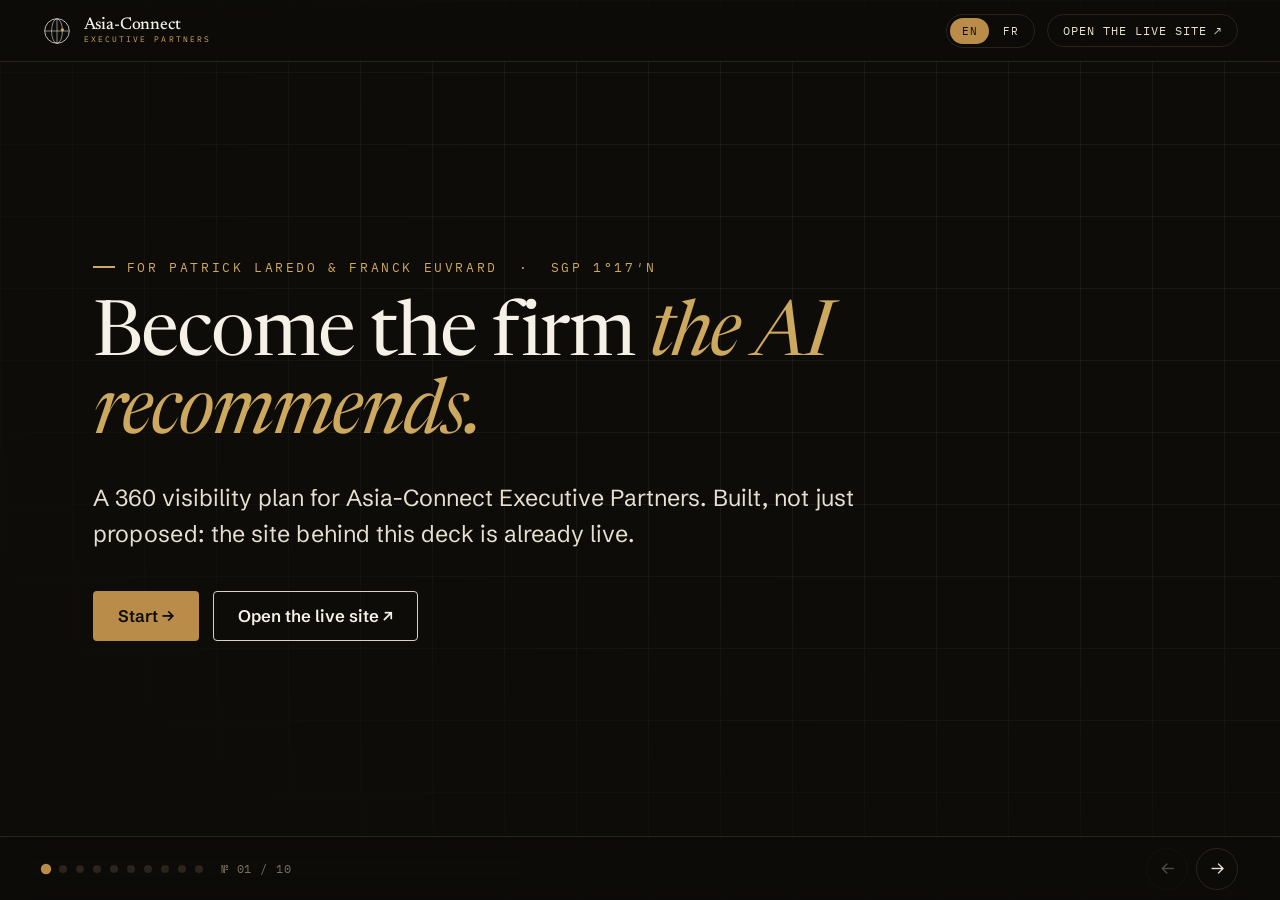
<file: ui_kits/website/deck.html>
<!DOCTYPE html>
<html lang="en">
<head>
<meta charset="utf-8">
<meta name="viewport" content="width=device-width, initial-scale=1">
<meta name="robots" content="noindex,nofollow">
<title>Asia-Connect: the 360 visibility plan</title>
<link rel="icon" href="../../assets/favicon.svg">
<link rel="preconnect" href="https://fonts.googleapis.com">
<link rel="preconnect" href="https://fonts.gstatic.com" crossorigin>
<link href="https://fonts.googleapis.com/css2?family=Newsreader:ital,opsz,wght@0,6..72,300..700;1,6..72,400..600&family=Schibsted+Grotesk:wght@400;500;600;700&family=IBM+Plex+Mono:wght@400;500&display=swap" rel="stylesheet">
<style>
:root{
  --ink-900:#0E0C09;--ink-800:#15120D;--ink-700:#1D1912;--ink-600:#2A241B;
  --stone-500:#7A7060;--bone-300:#D9D1BF;--bone-200:#E7E0D0;--bone-100:#F1EBDD;--paper:#F6F1E7;--paper-raised:#FBF7EE;
  --brass-600:#9A732F;--brass-500:#B98C4A;--brass-400:#CDA85F;--brass-300:#E0C786;
  --font-display:'Newsreader',Georgia,serif;--font-text:'Schibsted Grotesk',system-ui,-apple-system,sans-serif;--font-mono:'IBM Plex Mono',ui-monospace,Menlo,monospace;
}
*{box-sizing:border-box}
html,body{margin:0;height:100%;overflow:hidden;background:var(--ink-900);}
body{font-family:var(--font-text);-webkit-font-smoothing:antialiased;}
a{color:inherit;text-decoration:none}
button{font:inherit;cursor:pointer}
.deck{position:fixed;inset:0;overflow:hidden;}
.track{display:flex;height:100%;transition:transform .55s cubic-bezier(.16,1,.3,1);}
@media (prefers-reduced-motion:reduce){.track{transition:none}}
.slide{position:relative;min-width:100vw;height:100%;display:flex;flex-direction:column;justify-content:center;padding:clamp(2.5rem,2rem + 5vw,7rem) clamp(1.5rem,1rem + 6vw,9rem);overflow:hidden;}
.slide .inner{max-width:1020px;width:100%;position:relative;z-index:2;}
.s-ink{background:var(--ink-900);color:var(--bone-200);}
.s-bone{background:var(--paper);color:#4A4234;}
.grid{position:absolute;inset:0;z-index:1;pointer-events:none;background-image:linear-gradient(rgba(231,224,208,.06) 1px,transparent 1px),linear-gradient(90deg,rgba(231,224,208,.06) 1px,transparent 1px);background-size:72px 72px;-webkit-mask-image:radial-gradient(120% 120% at 80% 20%,#000 35%,transparent 80%);mask-image:radial-gradient(120% 120% at 80% 20%,#000 35%,transparent 80%);}
.s-bone .grid{background-image:linear-gradient(rgba(21,18,13,.05) 1px,transparent 1px),linear-gradient(90deg,rgba(21,18,13,.05) 1px,transparent 1px);}
.node{position:absolute;z-index:1;width:12px;height:12px;border-radius:50%;background:var(--brass-500);box-shadow:0 0 0 7px color-mix(in oklab,var(--brass-500) 16%,transparent);right:14%;top:24%;}
.kick{font-family:var(--font-mono);font-size:13px;letter-spacing:.2em;text-transform:uppercase;color:var(--brass-500);display:flex;align-items:center;gap:12px;margin-bottom:22px;}
.s-ink .kick{color:var(--brass-400);}
.kick .tick{width:22px;height:2px;background:currentColor;display:inline-block;flex:none;}
h1{font-family:var(--font-display);font-weight:400;font-size:clamp(2.4rem,1.1rem + 4.6vw,5rem);line-height:1.02;letter-spacing:-.025em;color:var(--paper);margin:0;}
.s-bone h1{color:var(--ink-800);}
h2{font-family:var(--font-display);font-weight:400;font-size:clamp(2rem,1.1rem + 3.4vw,3.9rem);line-height:1.04;letter-spacing:-.022em;color:var(--paper);margin:0;}
.s-bone h2{color:var(--ink-800);}
.lead{font-size:clamp(1.05rem,.95rem + .7vw,1.45rem);line-height:1.55;margin:26px 0 0;max-width:62ch;color:var(--bone-200);}
.s-bone .lead{color:#4A4234;}
.em{font-style:italic;color:var(--brass-400);}
.s-bone .em{color:var(--brass-600);}
.rows{margin:30px 0 0;display:flex;flex-direction:column;gap:16px;max-width:64ch;}
.row{display:flex;gap:16px;align-items:baseline;font-size:clamp(1rem,.9rem + .5vw,1.3rem);line-height:1.45;}
.row .n{font-family:var(--font-mono);color:var(--brass-500);flex:none;font-size:.85em;}
.s-ink .row .n{color:var(--brass-400);}
.two{display:grid;grid-template-columns:1fr 1fr;gap:clamp(1.5rem,1rem + 3vw,4rem);margin-top:32px;}
.col h3{font-family:var(--font-mono);font-size:13px;letter-spacing:.16em;text-transform:uppercase;color:var(--brass-600);margin:0 0 12px;}
.s-ink .col h3{color:var(--brass-400);}
.col p{margin:0;font-size:clamp(1rem,.92rem + .4vw,1.2rem);line-height:1.5;}
.stat{margin-top:34px;display:flex;align-items:baseline;gap:18px;}
.stat .big{font-family:var(--font-display);font-weight:500;font-size:clamp(3rem,2rem + 5vw,6rem);line-height:.9;color:var(--brass-500);}
.s-ink .stat .big{color:var(--brass-400);}
.stat .lbl{font-family:var(--font-mono);font-size:13px;letter-spacing:.06em;color:var(--stone-500);max-width:24ch;text-transform:uppercase;}
.cta{display:flex;gap:14px;flex-wrap:wrap;margin-top:40px;}
.btn{display:inline-flex;align-items:center;gap:10px;font-family:var(--font-text);font-weight:600;font-size:1.05rem;padding:14px 24px;border-radius:4px;border:1px solid transparent;transition:transform .16s,background .16s,border-color .16s,color .16s;}
.btn:active{transform:scale(.985)}
.btn-p{background:var(--brass-500);color:var(--ink-900);}
.btn-p:hover{background:var(--brass-400);}
.btn-o{background:transparent;border-color:var(--bone-300);color:var(--paper);}
.s-bone .btn-o{border-color:#B9B1A0;color:var(--ink-800);}
.btn-o:hover{border-color:var(--brass-400);color:var(--brass-400);}
.s-bone .btn-o:hover{color:var(--brass-600);border-color:var(--brass-600);}
.seelive{margin-top:30px;font-family:var(--font-mono);font-size:13px;letter-spacing:.04em;}
.seelive a{color:var(--brass-500);border-bottom:1px solid color-mix(in oklab,var(--brass-500) 45%,transparent);padding-bottom:1px;}
.s-ink .seelive a{color:var(--brass-400);border-color:color-mix(in oklab,var(--brass-400) 45%,transparent);}
.bar{position:fixed;top:0;left:0;right:0;z-index:30;display:flex;align-items:center;gap:12px;height:62px;padding:0 clamp(1.25rem,1rem + 2vw,3rem);background:color-mix(in oklab,var(--ink-900) 55%,transparent);backdrop-filter:blur(14px);-webkit-backdrop-filter:blur(14px);border-bottom:1px solid var(--ink-600);}
.bar .nm{font-family:var(--font-display);font-weight:500;font-size:17px;color:var(--paper);letter-spacing:-.01em;}
.bar .sub{font-family:var(--font-mono);font-size:8px;letter-spacing:.26em;text-transform:uppercase;color:var(--brass-400);}
.bar svg{width:30px;height:30px;color:var(--paper);}
.bar .right{margin-left:auto;display:flex;align-items:center;gap:12px;}
.langtoggle{display:inline-flex;gap:2px;border:1px solid var(--ink-600);border-radius:999px;padding:3px;}
.langtoggle button{font-family:var(--font-mono);font-size:11px;letter-spacing:.08em;padding:6px 12px;border:none;background:none;color:var(--bone-200);border-radius:999px;}
.langtoggle button.on{background:var(--brass-500);color:var(--ink-900);}
.bar .live{font-family:var(--font-mono);font-size:12px;letter-spacing:.08em;text-transform:uppercase;color:var(--bone-200);border:1px solid var(--ink-600);border-radius:999px;padding:8px 15px;}
.bar .live:hover{border-color:var(--brass-400);color:var(--brass-400);}
.nav{position:fixed;bottom:0;left:0;right:0;z-index:30;display:flex;align-items:center;gap:18px;height:64px;padding:0 clamp(1.25rem,1rem + 2vw,3rem);background:color-mix(in oklab,var(--ink-900) 55%,transparent);backdrop-filter:blur(14px);-webkit-backdrop-filter:blur(14px);border-top:1px solid var(--ink-600);}
.dots{display:flex;gap:9px;align-items:center;}
.dot{width:8px;height:8px;border-radius:50%;background:var(--ink-600);border:none;padding:0;transition:background .2s,transform .2s;}
.dot.on{background:var(--brass-500);transform:scale(1.3);}
.count{font-family:var(--font-mono);font-size:12px;letter-spacing:.08em;color:var(--stone-500);}
.arrows{margin-left:auto;display:flex;gap:8px;}
.arr{width:42px;height:42px;border-radius:50%;border:1px solid var(--ink-600);background:transparent;color:var(--bone-200);font-size:18px;display:flex;align-items:center;justify-content:center;transition:border-color .16s,color .16s;}
.arr:hover{border-color:var(--brass-400);color:var(--brass-400);}
.arr[disabled]{opacity:.3;cursor:default;}
@media (max-width:760px){.two{grid-template-columns:1fr;gap:20px}.bar .sub{display:none}}
</style>
</head>
<body>

<div class="bar">
  <svg viewBox="0 0 64 64" fill="none" aria-hidden="true"><circle cx="32" cy="32" r="26.2" stroke="currentColor" stroke-width="1.6"/><ellipse cx="32" cy="32" rx="11.6" ry="26.2" stroke="currentColor" stroke-width="1.15"/><line x1="6" y1="32" x2="58" y2="32" stroke="currentColor" stroke-width="1.15"/><line x1="32" y1="6" x2="32" y2="58" stroke="currentColor" stroke-width="1.15"/><circle cx="43.6" cy="29.4" r="3.5" fill="#CDA85F"/></svg>
  <div><div class="nm">Asia&#8209;Connect</div><div class="sub">Executive Partners</div></div>
  <div class="right">
    <div class="langtoggle" id="lang" role="group" aria-label="Language">
      <button data-lang="en" class="on">EN</button>
      <button data-lang="fr">FR</button>
    </div>
    <a class="live" href="index.html" data-i18n="bar.live">Open the live site &#8599;</a>
  </div>
</div>

<div class="deck">
  <div class="track" id="track">

    <!-- 1 cover -->
    <section class="s-ink slide"><div class="grid"></div>
      <div class="inner">
        <div class="kick"><span class="tick"></span><span data-i18n="c.kick">For Patrick Laredo &amp; Franck Euvrard &nbsp;·&nbsp; SGP 1°17′N</span></div>
        <h1 data-i18n="c.h1">Become the firm <span class="em">the AI recommends.</span></h1>
        <p class="lead" data-i18n="c.lead">A 360 visibility plan for Asia-Connect Executive Partners. Built, not just proposed: the site behind this deck is already live.</p>
        <div class="cta">
          <button class="btn btn-p" data-next data-i18n="c.start">Start &#8594;</button>
          <a class="btn btn-o" href="index.html" data-i18n="c.live">Open the live site &#8599;</a>
        </div>
      </div>
    </section>

    <!-- 2 the shift -->
    <section class="s-bone slide">
      <div class="inner">
        <div class="kick"><span class="tick"></span><span data-i18n="s2.kick">The shift</span></div>
        <h2 data-i18n="s2.h">Your buyers stopped Googling. They ask the AI.</h2>
        <p class="lead" data-i18n="s2.lead">A board facing a stalled plant in Vietnam, a sudden CFO exit in Singapore, a localization deadline in Indonesia, now asks ChatGPT, Perplexity or Gemini one question: who can run this. The AI answers with a name. Today it is not yours.</p>
      </div>
    </section>

    <!-- 3 the opening -->
    <section class="s-ink slide"><div class="grid"></div>
      <div class="inner">
        <div class="kick"><span class="tick"></span><span data-i18n="s3.kick">The opening</span></div>
        <h2 data-i18n="s3.h">Nobody owns this category yet.</h2>
        <div class="rows">
          <div class="row"><span class="n">01</span><span data-i18n="s3.r1">No competitor publishes the comparison your buyers actually search.</span></div>
          <div class="row"><span class="n">02</span><span data-i18n="s3.r2">"Executive leadership transition in Southeast Asia" has no owner. The seat is empty.</span></div>
          <div class="row"><span class="n">03</span><span data-i18n="s3.r3">Your partners ran it for real. CEO in Pune, Deputy CEO in Hanoi, programs from Tokyo. That proof cannot be faked.</span></div>
        </div>
        <p class="lead" data-i18n="s3.lead">The first credible, operator-authored source wins the citation. That is the seat we take.</p>
      </div>
    </section>

    <!-- 4 already built -->
    <section class="s-bone slide">
      <div class="inner">
        <div class="kick"><span class="tick"></span><span data-i18n="s4.kick">Already built</span></div>
        <h2 data-i18n="s4.h">This is not a proposal. It is a preview.</h2>
        <p class="lead" data-i18n="s4.lead">A working version of your future site: your brand, your real roster, a routing concierge that turns a visitor's situation into the right partner, the newsletter, and live lead capture. Click through it now.</p>
        <div class="cta"><a class="btn btn-p" href="index.html" data-i18n="s4.btn">Explore the live site &#8599;</a></div>
        <p class="seelive" data-i18n="s4.see">Try it: describe a situation to the concierge, flip the newsletter to Photo or Sketch, download the EV checklist.</p>
      </div>
    </section>

    <!-- 5 the unlock -->
    <section class="s-ink slide"><div class="grid"></div><div class="node"></div>
      <div class="inner">
        <div class="kick"><span class="tick"></span><span data-i18n="s5.kick">The unlock</span></div>
        <h2 data-i18n="s5.h">First, the AI has to be able to <span class="em">read</span> you.</h2>
        <p class="lead" data-i18n="s5.lead">Most modern sites are invisible to the AI engines: they never run the code that draws the page, so they see a blank. We rebuild yours answer-first and machine-readable, so ChatGPT, Perplexity, Gemini and Grok can actually quote it.</p>
        <div class="stat"><span class="big">4 / 5</span><span class="lbl" data-i18n="s5.lbl">AI engines cannot read a standard site today</span></div>
      </div>
    </section>

    <!-- 6 the engine -->
    <section class="s-bone slide">
      <div class="inner">
        <div class="kick"><span class="tick"></span><span data-i18n="s6.kick">The 360 engine</span></div>
        <h2 data-i18n="s6.h">Publish the answers. Get repeated. Get cited.</h2>
        <div class="rows">
          <div class="row"><span class="n">01</span><span data-i18n="s6.r1">Own the answers your buyers search, authored by your named operators.</span></div>
          <div class="row"><span class="n">02</span><span data-i18n="s6.r2">Repeat the same facts everywhere the AI reads: directories, profiles, press, the newsletter.</span></div>
          <div class="row"><span class="n">03</span><span data-i18n="s6.r3">The engines lock it in by consensus and start naming Asia-Connect.</span></div>
        </div>
        <p class="lead" data-i18n="s6.lead">Roughly nine in ten AI citations come from sources beyond your own site. We build that chorus around you.</p>
      </div>
    </section>

    <!-- 7 the result -->
    <section class="s-ink slide"><div class="grid"></div>
      <div class="inner">
        <div class="kick"><span class="tick"></span><span data-i18n="s7.kick">The result</span></div>
        <h2 data-i18n="s7.h">ChatGPT becomes your <span class="em">best salesperson.</span></h2>
        <p class="lead" data-i18n="s7.lead">When a qualified buyer asks, the AI names Asia-Connect and sends them to your concierge. It routes them to the right partner and proposes the call. Search intent in, a booked mandate out, while you sleep.</p>
      </div>
    </section>

    <!-- 8 the plan -->
    <section class="s-bone slide">
      <div class="inner">
        <div class="kick"><span class="tick"></span><span data-i18n="s8.kick">The plan</span></div>
        <h2 data-i18n="s8.h">Two moves.</h2>
        <div class="two">
          <div class="col"><h3 data-i18n="s8.c1h">This week</h3><p data-i18n="s8.c1p">A near-final site: the comparison your buyers search, the newsletter, the concierge capturing leads, all readable by the engines. The preview becomes real.</p></div>
          <div class="col"><h3 data-i18n="s8.c2h">Then, the Authority OS</h3><p data-i18n="s8.c2p">The full answer library, your authority published everywhere the AI looks, and a monthly report of which engine sent which lead. Visibility you can measure.</p></div>
        </div>
      </div>
    </section>

    <!-- 9 why now -->
    <section class="s-ink slide"><div class="grid"></div>
      <div class="inner">
        <div class="kick"><span class="tick"></span><span data-i18n="s9.kick">Why now</span></div>
        <h2 data-i18n="s9.h">The window is open. It will not stay open.</h2>
        <p class="lead" data-i18n="s9.lead">The category is empty today. The moment a competitor publishes first, the citation is theirs and it compounds month after month. As you put it: time is of the essence.</p>
      </div>
    </section>

    <!-- 10 close -->
    <section class="s-ink slide"><div class="grid"></div><div class="node" style="right:18%;top:30%"></div>
      <div class="inner">
        <div class="kick"><span class="tick"></span><span data-i18n="s10.kick">The ask</span></div>
        <h1 data-i18n="s10.h">Let's turn it <span class="em">on.</span></h1>
        <p class="lead" data-i18n="s10.lead">Grab the seat while it is empty. We start this week, on the preview you just used.</p>
        <div class="cta">
          <a class="btn btn-p" href="index.html" data-i18n="s10.live">Open the live site &#8599;</a>
          <a class="btn btn-o" href="https://asia-connect.partners/contacts/" target="_blank" rel="noopener" data-i18n="s10.talk">Talk to us</a>
        </div>
        <p class="seelive" data-i18n="s10.see">Asia-Connect Executive Partners &nbsp;·&nbsp; The bridge between your HQ and Asia &nbsp;·&nbsp; From 1°North.</p>
      </div>
    </section>

  </div>
</div>

<div class="nav">
  <div class="dots" id="dots"></div>
  <span class="count" id="count">№ 01 / 10</span>
  <div class="arrows">
    <button class="arr" id="prev" aria-label="Previous">&#8592;</button>
    <button class="arr" id="next" aria-label="Next">&#8594;</button>
  </div>
</div>

<script>
/* i18n: English is the inline default (no-JS fallback); French swaps in */
(function(){
  var ORIG={};
  document.querySelectorAll('[data-i18n]').forEach(function(el){ ORIG[el.getAttribute('data-i18n')]=el.innerHTML; });
  var FR={
    'bar.live':'Voir le site en ligne &#8599;',
    'c.kick':'Pour Patrick Laredo et Franck Euvrard &nbsp;·&nbsp; SGP 1°17′N',
    'c.h1':'Devenez la boutique <span class="em">que l’IA recommande.</span>',
    'c.lead':'Un plan de visibilité 360 pour Asia-Connect Executive Partners. Construit, pas seulement proposé : le site derrière cette présentation est déjà en ligne.',
    'c.start':'Démarrer &#8594;',
    'c.live':'Voir le site en ligne &#8599;',
    's2.kick':'Le basculement',
    's2.h':'Vos clients ne cherchent plus sur Google. Ils demandent à l’IA.',
    's2.lead':'Un conseil face à une usine à l’arrêt au Vietnam, au départ soudain d’un directeur financier à Singapour, à une échéance de localisation en Indonésie, pose désormais une seule question à ChatGPT, Perplexity ou Gemini : qui peut gérer cela. L’IA répond par un nom. Aujourd’hui ce n’est pas le vôtre.',
    's3.kick':'L’ouverture',
    's3.h':'Personne ne possède encore cette catégorie.',
    's3.r1':'Aucun concurrent ne publie la comparaison que vos clients recherchent vraiment.',
    's3.r2':'« Transition de direction en Asie du Sud-Est » n’a aucun propriétaire. La place est libre.',
    's3.r3':'Vos partenaires l’ont fait pour de vrai. PDG à Pune, directeur général adjoint à Hanoï, programmes pilotés depuis Tokyo. Cette preuve ne s’invente pas.',
    's3.lead':'La première source crédible, signée par des opérateurs, remporte la citation. C’est cette place que nous prenons.',
    's4.kick':'Déjà construit',
    's4.h':'Ce n’est pas une proposition. C’est un aperçu.',
    's4.lead':'Une version fonctionnelle de votre futur site : votre marque, votre vrai réseau de partenaires, un concierge qui oriente la situation d’un visiteur vers le bon partenaire, la newsletter, et la capture de prospects en direct. Parcourez-le maintenant.',
    's4.btn':'Explorer le site en ligne &#8599;',
    's4.see':'Essayez : décrivez une situation au concierge, basculez la newsletter en Photo ou Croquis, téléchargez la checklist VE.',
    's5.kick':'Le déclic',
    's5.h':'D’abord, l’IA doit pouvoir vous <span class="em">lire.</span>',
    's5.lead':'La plupart des sites modernes sont invisibles pour les moteurs d’IA : ils n’exécutent pas le code qui affiche la page, ils ne voient donc rien. Nous reconstruisons le vôtre, orienté réponse et lisible par les machines, pour que ChatGPT, Perplexity, Gemini et Grok puissent le citer.',
    's5.lbl':'moteurs d’IA ne lisent pas un site standard aujourd’hui',
    's6.kick':'Le moteur 360',
    's6.h':'Publiez les réponses. Soyez repris. Soyez cité.',
    's6.r1':'Possédez les réponses que vos clients recherchent, signées par vos opérateurs nommés.',
    's6.r2':'Répétez les mêmes faits partout où l’IA lit : annuaires, profils, presse, la newsletter.',
    's6.r3':'Les moteurs verrouillent par consensus et se mettent à nommer Asia-Connect.',
    's6.lead':'Près de neuf citations d’IA sur dix proviennent de sources autres que votre propre site. Nous bâtissons ce concert de voix autour de vous.',
    's7.kick':'Le résultat',
    's7.h':'ChatGPT devient votre <span class="em">meilleur commercial.</span>',
    's7.lead':'Quand un client qualifié pose la question, l’IA nomme Asia-Connect et l’oriente vers votre concierge. Il l’envoie vers le bon partenaire et propose le rendez-vous. Une intention de recherche entre, un mandat réservé sort, pendant que vous dormez.',
    's8.kick':'Le plan',
    's8.h':'Deux mouvements.',
    's8.c1h':'Cette semaine',
    's8.c1p':'Un site quasi finalisé : la comparaison que vos clients recherchent, la newsletter, le concierge qui capte les prospects, le tout lisible par les moteurs. L’aperçu devient réel.',
    's8.c2h':'Ensuite, l’Authority OS',
    's8.c2p':'La bibliothèque complète de réponses, votre autorité publiée partout où l’IA regarde, et un rapport mensuel indiquant quel moteur a envoyé quel prospect. Une visibilité que vous pouvez mesurer.',
    's9.kick':'Pourquoi maintenant',
    's9.h':'La fenêtre est ouverte. Elle ne le restera pas.',
    's9.lead':'La catégorie est vide aujourd’hui. Dès qu’un concurrent publie le premier, la citation lui revient et se cumule mois après mois. Comme vous le dites : le temps presse.',
    's10.kick':'La proposition',
    's10.h':'Mettons-le <span class="em">en marche.</span>',
    's10.lead':'Prenez la place tant qu’elle est libre. Nous démarrons cette semaine, sur l’aperçu que vous venez d’utiliser.',
    's10.live':'Voir le site en ligne &#8599;',
    's10.talk':'Parlons-en',
    's10.see':'Asia-Connect Executive Partners &nbsp;·&nbsp; Le pont entre votre siège et l’Asie &nbsp;·&nbsp; Depuis 1°Nord.'
  };
  function setLang(l){
    document.querySelectorAll('[data-i18n]').forEach(function(el){
      var k=el.getAttribute('data-i18n');
      var v=(l==='fr' && FR[k]!=null)?FR[k]:ORIG[k];
      if(v!=null) el.innerHTML=v;
    });
    document.documentElement.lang=l;
    document.querySelectorAll('#lang button').forEach(function(b){ b.className=(b.getAttribute('data-lang')===l)?'on':''; });
    try{localStorage.setItem('ac_deck_lang',l);}catch(e){}
  }
  document.querySelectorAll('#lang button').forEach(function(b){ b.onclick=function(){ setLang(b.getAttribute('data-lang')); }; });
  var saved='en'; try{saved=localStorage.getItem('ac_deck_lang')||'en';}catch(e){}
  setLang(saved);
})();

/* deck navigation */
(function(){
  var track=document.getElementById('track');
  var slides=Array.prototype.slice.call(track.children);
  var n=slides.length, i=0;
  var dotsWrap=document.getElementById('dots'), count=document.getElementById('count');
  var prev=document.getElementById('prev'), next=document.getElementById('next');
  for(var d=0; d<n; d++){ (function(d){ var b=document.createElement('button'); b.className='dot'; b.setAttribute('aria-label','Slide '+(d+1)); b.onclick=function(){go(d);}; dotsWrap.appendChild(b); })(d); }
  var dots=Array.prototype.slice.call(dotsWrap.children);
  function pad(x){return (x<10?'0':'')+x;}
  function go(x){ i=Math.max(0,Math.min(n-1,x)); track.style.transform='translateX('+(-i*100)+'vw)'; dots.forEach(function(el,k){el.className='dot'+(k===i?' on':'');}); count.textContent='№ '+pad(i+1)+' / '+pad(n); prev.disabled=(i===0); next.disabled=(i===n-1); }
  prev.onclick=function(){go(i-1);}; next.onclick=function(){go(i+1);};
  document.addEventListener('keydown',function(e){ if(e.key==='ArrowRight'||e.key==='PageDown'||e.key===' '){e.preventDefault();go(i+1);} else if(e.key==='ArrowLeft'||e.key==='PageUp'){e.preventDefault();go(i-1);} else if(e.key==='Home'){go(0);} else if(e.key==='End'){go(n-1);} });
  document.querySelectorAll('[data-next]').forEach(function(b){b.addEventListener('click',function(){go(i+1);});});
  var x0=null; track.addEventListener('touchstart',function(e){x0=e.touches[0].clientX;},{passive:true});
  track.addEventListener('touchend',function(e){ if(x0===null)return; var dx=e.changedTouches[0].clientX-x0; if(Math.abs(dx)>50){ go(i+(dx<0?1:-1)); } x0=null; });
  window.addEventListener('resize',function(){track.style.transform='translateX('+(-i*100)+'vw)';});
  go(0);
})();
</script>
</body>
</html>
</file>
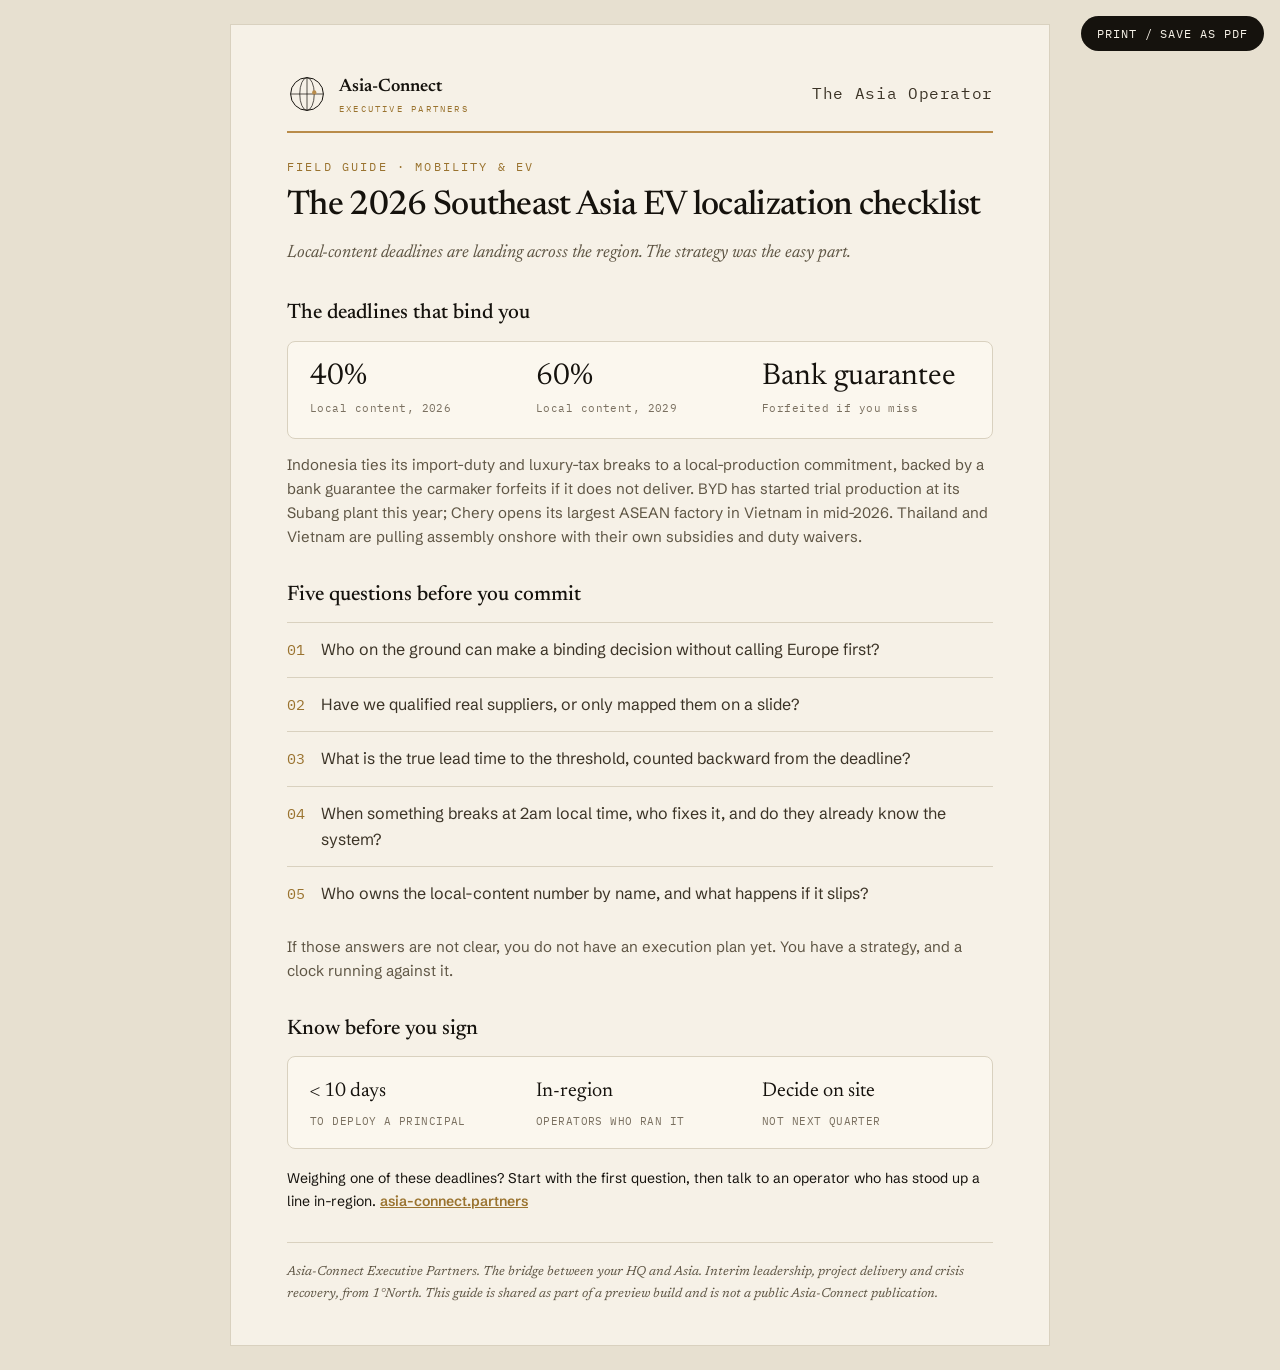
<file: ui_kits/website/assets-dl/ev-localization-checklist.html>
<!DOCTYPE html>
<html lang="en">
<head>
<meta charset="utf-8">
<meta name="viewport" content="width=device-width, initial-scale=1">
<meta name="robots" content="noindex,nofollow">
<title>The 2026 Southeast Asia EV Localization Checklist — Asia-Connect</title>
<link href="https://fonts.googleapis.com/css2?family=Newsreader:ital,opsz,wght@0,6..72,400..600;1,6..72,400..500&family=Schibsted+Grotesk:wght@400;500;600&family=IBM+Plex+Mono:wght@400;500&display=swap" rel="stylesheet">
<style>
:root{--ink:#15120D;--ink2:#3B3326;--paper:#F6F1E7;--paper2:#FBF7EE;--bone:#E7E0D0;--line:#D9D1BF;--stone:#5E5544;--faint:#7A7060;--brass:#9A732F;--brass2:#B98C4A;}
*{box-sizing:border-box}
body{margin:0;background:var(--bone);color:var(--ink2);font-family:'Schibsted Grotesk',-apple-system,Arial,sans-serif;font-size:16px;line-height:1.6;}
.sheet{max-width:820px;margin:24px auto;background:var(--paper);border:1px solid var(--line);padding:48px 56px 40px;}
.mono{font-family:'IBM Plex Mono',monospace;letter-spacing:.04em;}
.kick{font-family:'IBM Plex Mono',monospace;font-size:12px;letter-spacing:.18em;text-transform:uppercase;color:var(--brass);}
h1{font-family:'Newsreader',Georgia,serif;font-weight:500;font-size:34px;line-height:1.12;letter-spacing:-.02em;color:var(--ink);margin:10px 0 0;}
h2{font-family:'Newsreader',Georgia,serif;font-weight:500;font-size:21px;color:var(--ink);margin:30px 0 10px;}
.lead{font-family:'Newsreader',Georgia,serif;font-style:italic;font-size:18px;color:var(--stone);margin:14px 0 0;}
.mast{display:flex;align-items:center;gap:12px;border-bottom:2px solid var(--brass2);padding-bottom:16px;}
.mast .nm{font-family:'Newsreader',serif;font-weight:600;font-size:18px;color:var(--ink);}
.mast .sub{font-family:'IBM Plex Mono',monospace;font-size:8.5px;letter-spacing:.26em;text-transform:uppercase;color:var(--brass);}
.deadl{display:grid;grid-template-columns:repeat(3,1fr);gap:18px;margin:8px 0 0;padding:20px 22px;background:var(--paper2);border:1px solid var(--line);border-radius:8px;}
.deadl .v{font-family:'Newsreader',serif;font-size:30px;line-height:1;color:var(--ink);}
.deadl .l{font-family:'IBM Plex Mono',monospace;font-size:11px;letter-spacing:.04em;color:var(--faint);margin-top:8px;}
ol{list-style:none;counter-reset:q;margin:6px 0 0;padding:0;}
ol li{counter-increment:q;display:flex;gap:16px;align-items:baseline;padding:14px 0;border-top:1px solid var(--line);}
ol li:before{content:"0" counter(q);font-family:'IBM Plex Mono',monospace;color:var(--brass);font-size:15px;flex:none;}
.facts{display:grid;grid-template-columns:repeat(3,1fr);gap:18px;margin-top:10px;padding:18px 22px;background:var(--paper2);border:1px solid var(--line);border-radius:8px;}
.facts .v{font-family:'Newsreader',serif;font-size:20px;color:var(--ink);}
.facts .l{font-family:'IBM Plex Mono',monospace;font-size:10.5px;letter-spacing:.04em;color:var(--faint);margin-top:6px;text-transform:uppercase;}
.foot{margin-top:30px;border-top:1px solid var(--line);padding-top:18px;font-family:'Newsreader',serif;font-style:italic;font-size:13px;line-height:1.7;color:var(--stone);}
.cta{margin-top:18px;font-size:14px;color:var(--ink);}
.cta a{color:var(--brass);font-weight:600;}
.print{position:fixed;top:16px;right:16px;font-family:'IBM Plex Mono',monospace;font-size:12px;letter-spacing:.08em;text-transform:uppercase;background:var(--ink);color:var(--paper);border:none;padding:10px 16px;border-radius:999px;cursor:pointer;}
@media print{.print{display:none}body{background:#fff}.sheet{border:none;margin:0;max-width:none;padding:24px 30px}}
</style>
</head>
<body>
<button class="print" onclick="window.print()">Print / Save as PDF</button>
<div class="sheet">
  <div class="mast">
    <svg width="40" height="40" viewBox="0 0 64 64" fill="none"><circle cx="32" cy="32" r="26.2" stroke="#15120D" stroke-width="1.6"/><ellipse cx="32" cy="32" rx="11.6" ry="26.2" stroke="#15120D" stroke-width="1.15"/><line x1="6" y1="32" x2="58" y2="32" stroke="#15120D" stroke-width="1.15"/><line x1="32" y1="6" x2="32" y2="58" stroke="#15120D" stroke-width="1.15"/><circle cx="43.6" cy="29.4" r="3.5" fill="#B98C4A"/></svg>
    <div><div class="nm">Asia-Connect</div><div class="sub">Executive Partners</div></div>
    <div style="margin-left:auto" class="mono" >The Asia Operator</div>
  </div>

  <div class="kick" style="margin-top:24px">Field guide · Mobility &amp; EV</div>
  <h1>The 2026 Southeast Asia EV localization checklist</h1>
  <p class="lead">Local-content deadlines are landing across the region. The strategy was the easy part.</p>

  <h2>The deadlines that bind you</h2>
  <div class="deadl">
    <div><div class="v">40%</div><div class="l">Local content, 2026</div></div>
    <div><div class="v">60%</div><div class="l">Local content, 2029</div></div>
    <div><div class="v">Bank guarantee</div><div class="l">Forfeited if you miss</div></div>
  </div>
  <p style="margin-top:14px;font-size:15px;color:var(--stone)">Indonesia ties its import-duty and luxury-tax breaks to a local-production commitment, backed by a bank guarantee the carmaker forfeits if it does not deliver. BYD has started trial production at its Subang plant this year; Chery opens its largest ASEAN factory in Vietnam in mid-2026. Thailand and Vietnam are pulling assembly onshore with their own subsidies and duty waivers.</p>

  <h2>Five questions before you commit</h2>
  <ol>
    <li>Who on the ground can make a binding decision without calling Europe first?</li>
    <li>Have we qualified real suppliers, or only mapped them on a slide?</li>
    <li>What is the true lead time to the threshold, counted backward from the deadline?</li>
    <li>When something breaks at 2am local time, who fixes it, and do they already know the system?</li>
    <li>Who owns the local-content number by name, and what happens if it slips?</li>
  </ol>
  <p style="margin-top:14px;font-size:15px;color:var(--stone)">If those answers are not clear, you do not have an execution plan yet. You have a strategy, and a clock running against it.</p>

  <h2>Know before you sign</h2>
  <div class="facts">
    <div><div class="v">&lt; 10 days</div><div class="l">To deploy a principal</div></div>
    <div><div class="v">In-region</div><div class="l">Operators who ran it</div></div>
    <div><div class="v">Decide on site</div><div class="l">Not next quarter</div></div>
  </div>

  <p class="cta">Weighing one of these deadlines? Start with the first question, then talk to an operator who has stood up a line in-region. <a href="https://asia-connect.partners/contacts/">asia-connect.partners</a></p>

  <div class="foot">Asia-Connect Executive Partners. The bridge between your HQ and Asia. Interim leadership, project delivery and crisis recovery, from 1°North. This guide is shared as part of a preview build and is not a public Asia-Connect publication.</div>
</div>
</body>
</html>
</file>
